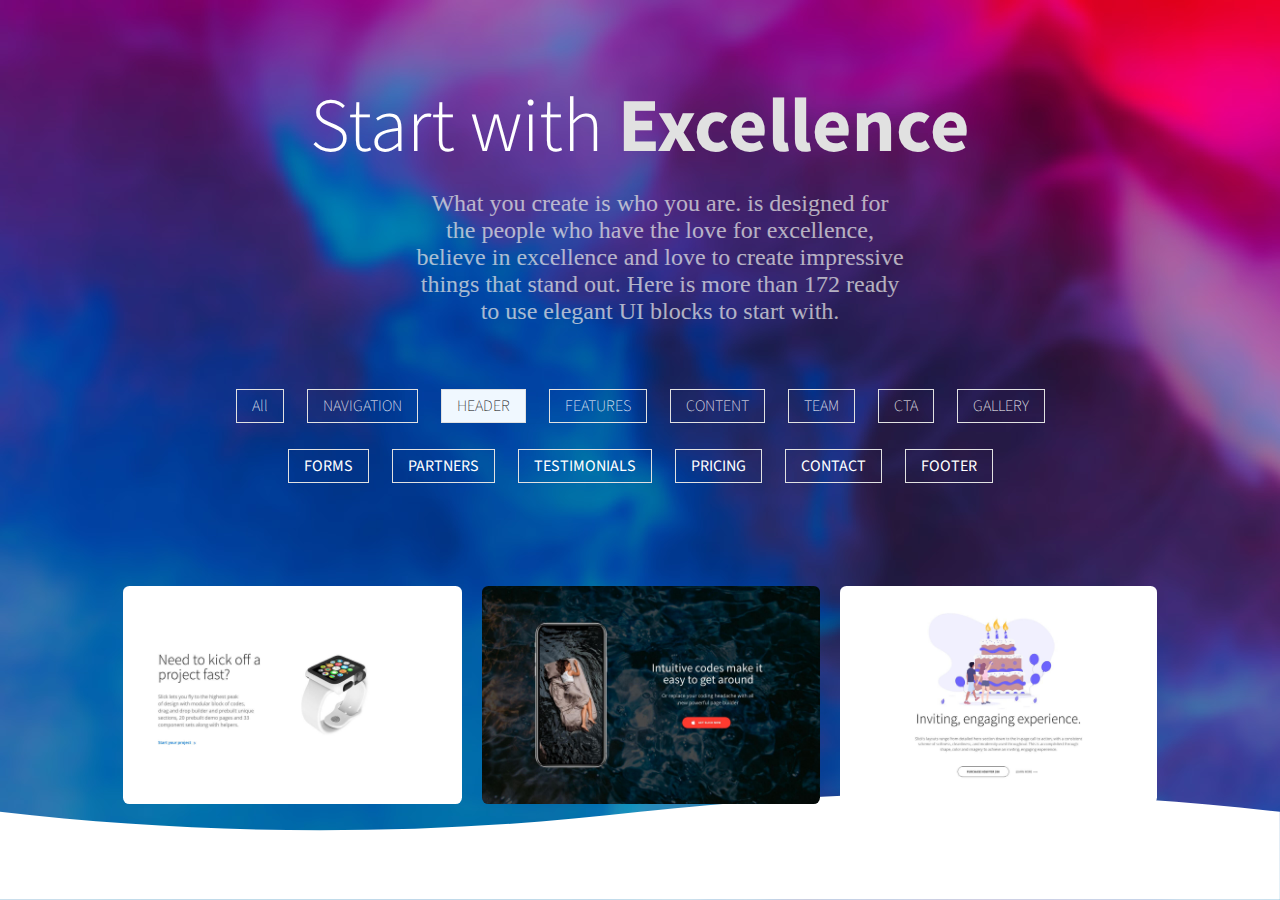
<file: index.html>
<!DOCTYPE html>
<html lang="en">

<head>
    <meta charset="UTF-8">
    <meta name="viewport" content="width=device-width, initial-scale=1.0">
    <meta http-equiv="X-UA-Compatible" content="ie=edge">
    <link rel="preconnect" href="https://fonts.googleapis.com">
    <link rel="preconnect" href="https://fonts.gstatic.com" crossorigin>
    <link href="https://fonts.googleapis.com/css2?family=Source+Sans+Pro:wght@200;400;700&display=swap"
        rel="stylesheet">
    <link rel="stylesheet" href="css/style.css">
    <title>Reprodução de layout</title>
</head>

<body>
    <div class="text-down">
        <h1 class="text-white">Start with <strong class="fw-700"> Excellence</strong></h1>
        <p class="lead">What you create is who you are. is designed for the people who have the
            love for excellence, believe in excellence and love to create impressive things that stand out. Here
            is more
            than 172 ready to use elegant UI blocks to start with.</p>
    </div>

    <svg viewBox="0 0 1440 120" fill="#fff">
        <path
            d="M1440,21.2101911 L1440,120 L0,120 L0,21.2101911 C120,35.0700637 240,42 360,42 C480,42 600,35.0700637 720,21.2101911 C808.32779,12.416393 874.573633,6.87702029 918.737528,4.59207306 C972.491685,1.8109458 1026.24584,0.420382166 1080,0.420382166 C1200,0.420382166 1320,7.35031847 1440,21.2101911 Z">
        </path>
    </svg>
    <ul class="btn">
        <li><a href="#ALL">All</a></li>
        <li><a href="#NAVIGATION">NAVIGATION</a></li>
        <li><a class="active" href="#HEADER">HEADER</a></li>
        <li><a href="#FEATURES">FEATURES</a></li>
        <li><a href="#CONTENT">CONTENT</a></li>
        <li><a href="#TEAM">TEAM</a></li>
        <li><a href="#CTA">CTA</a></li>
        <li><a href="#GALLERY">GALLERY</a></li>
    </ul>
    <ul>
        <li><a href="#FORMS">FORMS</a></li>
        <li><a href="#PARTNERS">PARTNERS</a></li>
        <li><a href="#TESTIMONIALS">TESTIMONIALS</a></li>
        <li><a href="#PRICING">PRICING</a></li>
        <li><a href="#CONTACT">CONTACT</a></li>
        <li><a href="#FOOTER">FOOTER</a></li>

    </ul>

    <article class="card1">
        <img src="img/header_card1.jpg" alt="" class="card_image">
        <img src="img/header_card2.jpg" alt="" class="card_image">
        <img src="img/header_card3.jpg" alt="" class="card_image">
        <div class="card-information">
            <h2 class="card_information-title"></h2>
            <p class="card_information-description"></p>
        </div>
    </article>
</body>

</html>
</file>
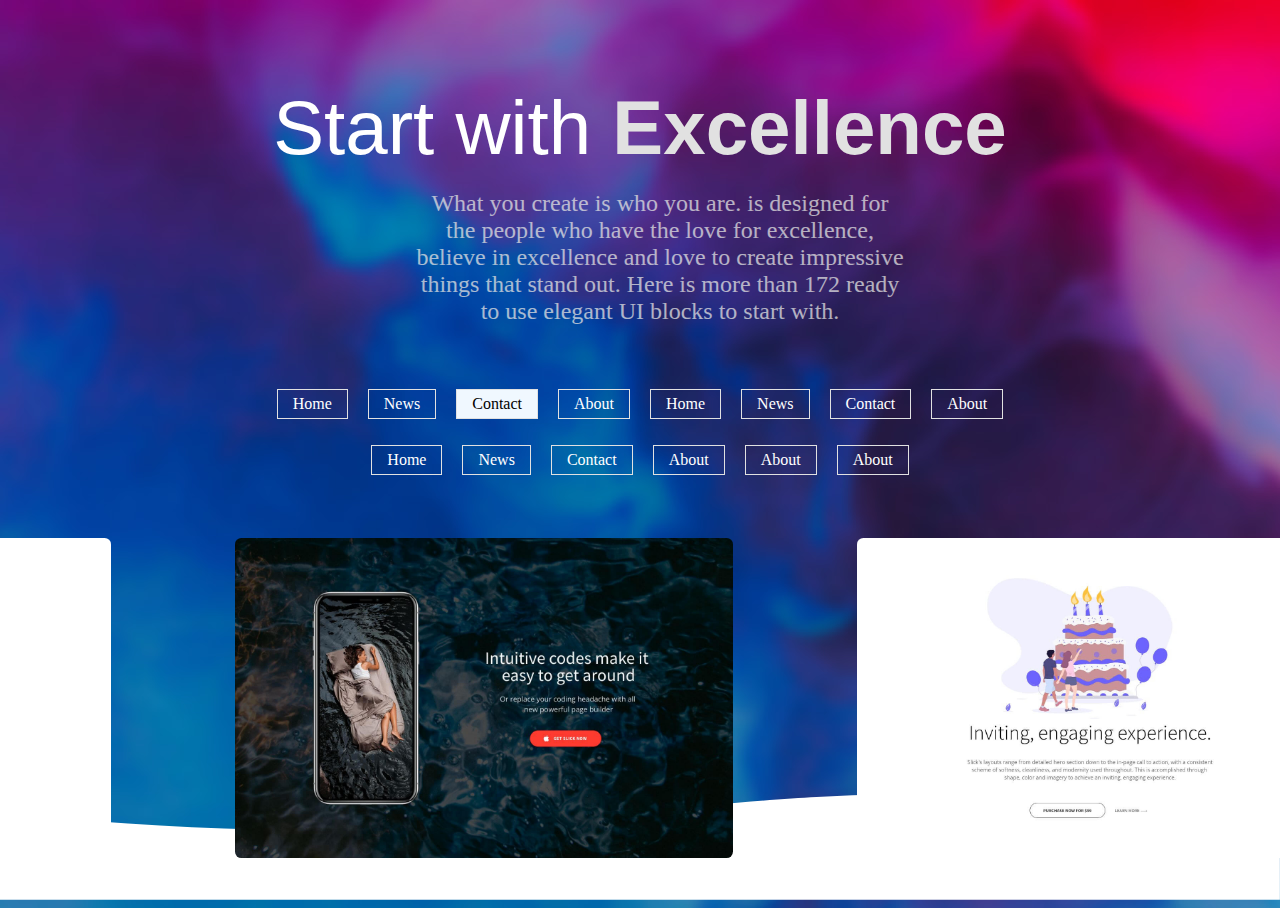
<file: Projeto 001/index.html>
<!DOCTYPE html>
<html lang="en">

<head>
    <meta charset="UTF-8">
    <meta name="viewport" content="width=device-width, initial-scale=1.0">
    <meta http-equiv="X-UA-Compatible" content="ie=edge">
    <link rel="stylesheet" href="css/style.css">
    <title>Reprodução de layout</title>
</head>

<body>
    <div class="text-down">
        <h1 class="text-white">Start with <strong class="fw-700"> Excellence</strong></h1>
        <p class="lead">What you create is who you are. is designed for the people who have the
            love for excellence, believe in excellence and love to create impressive things that stand out. Here
            is more
            than 172 ready to use elegant UI blocks to start with.</p>
    </div>

    <svg viewBox="0 0 1440 120" fill="#fff">
        <path d="M1440,21.2101911 L1440,120 L0,120 L0,21.2101911 C120,35.0700637 240,42 360,42 C480,42 600,35.0700637 720,21.2101911 C808.32779,12.416393 874.573633,6.87702029 918.737528,4.59207306 C972.491685,1.8109458 1026.24584,0.420382166 1080,0.420382166 C1200,0.420382166 1320,7.35031847 1440,21.2101911 Z">
        </path>
    </svg>
    <ul class="btn">
        <li><a href="#home">Home</a></li>
        <li><a href="#news">News</a></li>
        <li><a class="active" href="#contact">Contact</a></li>
        <li><a href="#about">About</a></li>
        <li><a href="#home">Home</a></li>
        <li><a href="#news">News</a></li>
        <li><a href="#contact">Contact</a></li>
        <li><a href="#about">About</a></li>
    </ul>
    <ul>
        <li><a href="#home">Home</a></li>
        <li><a href="#news">News</a></li>
        <li><a href="#contact">Contact</a></li>
        <li><a href="#about">About</a></li>
        <li><a href="#about">About</a></li>
        <li><a href="#about">About</a></li>
    </ul>

    <article class="card1">
        <img src="../img/header_card1.jpg" alt="" class="card_image">
        <img src="../img/header_card2.jpg" alt="" class="card_image">
        <img src="../img/header_card3.jpg" alt="" class="card_image">
        <div class="card-information">
            <h2 class="card_information-title"></h2>
            <p class="card_information-description"></p>
        </div>
    </article>
</body>

</html>
</file>
<file: css/style.css>
* {
    justify-content: center;
    box-sizing: border-box;
    margin: 0;
    padding: 0;
}

body {
    background-image: url("../img/header_showcase.jpg");
}


.background-holder {

    position: absolute;
    width: 100%;
    min-height: 100%;
    top: 0;
    left: 0;
    background-size: cover;
    background-repeat: no-repeat;
    background-attachment: fixed;
    overflow: hidden;
    backface-visibility: hidden;
    background-repeat: no-repeat;
}

h1 {
    font-weight: 400;
    font-family: "Source Sans Pro", sans-serif;
    line-height: 1;
    text-align: center;
    color: white;
}

.text-down {
    margin-top: 7%;
    text-align: center;
    display: inline-flexbox;
}


p.lead {
    width: 40%;
    display: inline-block;
    font-weight: 400;
    font-size: 1.5rem;
    text-align: center;
    margin-left: 1rem;
    padding-left: 1em;
    opacity: .75;
    color: #e1e1e1;
}

svg {
    bottom: 0;
    position: absolute;
    z-index: -5;
}

ul {
    list-style-type: none;
    padding: 3px 0;
    text-align: center;
    justify-content: center;
    font-family: 'Source Sans Pro', sans-serif;
}

.btn {
    margin-top: 4%;
    font-weight: 200;
    color: aliceblue;
}

.active {
    color: black;
    background-color: aliceblue;
}

li {
    display: inline-block; 
    margin: 10px;
}

li a {
    display: block;
    border: 1px solid #e1e1e1;
    color: white;
    text-align: center;
    padding-left: 10px;
    padding-right: 10px;
    text-decoration: none;
    padding: 5px 15px;
}

li a:hover{
    color: black;
    background-color: aliceblue;
}

.card1 {
    display: inline-flex;
    align-items: center;
}

.card_image {
    max-height: 17vw;
    margin: 10px;
    object-fit: cover;
    border-radius: .4em;
    z-index: 7;
}

.card_information-title {
    font-size: 3rem;
}

.card_information-description {
    font-size: 1.4rem;
}


/*Media querie dos cards de imagem*/

@media screen and (min-width: 80.375em) {

    svg {
        bottom: 0;
        position: fixed;
        z-index: -2;
    }

    .card1 {

        align-items: center;
    }

    .card_image1{
        flex: 0 0 10rem;
        
    }

    .card_information-description{
        font-size: 1.6rem;
    }
}

article {
    width: 100%;
    position: relative;
    top: 5rem;
}


/*Media querie do texto */

@media (min-width: 62em)  {

    .text-white {
        font-size: 4.76837rem !important;
        margin-bottom: 1.5rem;
        font-weight: 300;
        color: white;
        z-index: -5;
    }

    .fw-700 {
        font-weight: 700;
        color: #e1e1e1;
    }

    .text-down{
        color: aliceblue;
    }

}
</file>
<file: Projeto 001/css/style.css>
* {
    justify-content: center;
    box-sizing: border-box;
    margin: 0;
    padding: 0;
}

body {
    background-image: url("../img/header_showcase.jpg");
}


.background-holder {

    position: absolute;
    width: 100%;
    min-height: 100%;
    top: 0;
    left: 0;
    background-size: cover;
    overflow: hidden;
    backface-visibility: hidden;
    background-repeat: no-repeat;
}

h1 {
    font-weight: 400;
    font-family: "Source Sans Pro", sans-serif;
    line-height: 1;
    text-align: center;
}

.text-down {
    margin-top: 7%;
    text-align: center;
}

@media (min-width: 62em) {

    .text-white {
        font-size: 4.76837rem !important;
        margin-bottom: 1.5rem;
        font-weight: 300;
        color: white;
    }

    .fw-700 {
        font-weight: 700;
        color: #e1e1e1;
    }

}

p.lead {
    width: 40%;
    display: inline-block;
    font-weight: 400;
    font-size: 1.5rem;
    text-align: center;
    margin-left: 1rem;
    padding-left: 1em;
    opacity: .75;
    color: #e1e1e1;
}

svg {
    bottom: 0;
    position: absolute;
}

ul {
    list-style-type: none;
    padding: 3px 0;
    display: flex;
    overflow: hidden;
    justify-content: center;
}

.btn {
    margin-top: 4%;
}

.active {
    color: black;
    background-color: aliceblue;
}

li {
    float: right;
    margin: 10px;
}

li a {
    display: block;
    border: 1px solid #e1e1e1;
    color: white;
    text-align: center;
    padding-left: 10px;
    padding-right: 10px;
    text-decoration: none;
    padding: 5px 15px;
}

li a:hover {
    overflow: hidden;
}

.card1 {
    width: 30rem;
    color: #353535;
    padding: 0;
    border-radius: 4rem;
}

.card_image {
    width: 100%;
    margin: 50px;
    height: 20em;
    object-fit: cover;
    border-radius: .4em;
}

.card_information-title {
    font-size: 3rem;
}

.card_information-description {
    font-size: 1.4rem;
}

@media screen and (min-width: 34.375em) {

    svg {
        margin-top: 10%;
        position: absolute;
    }

    .card1 {
        width: 60rem;
        display: flex;
        align-items: center;
        column-gap: 1.5em;
        position: relative;
    }

    .card_image1{
        flex: 0 0 20rem;
        
    }

    .card_information-description{
        font-size: 1.6rem;
    }
}
</file>
